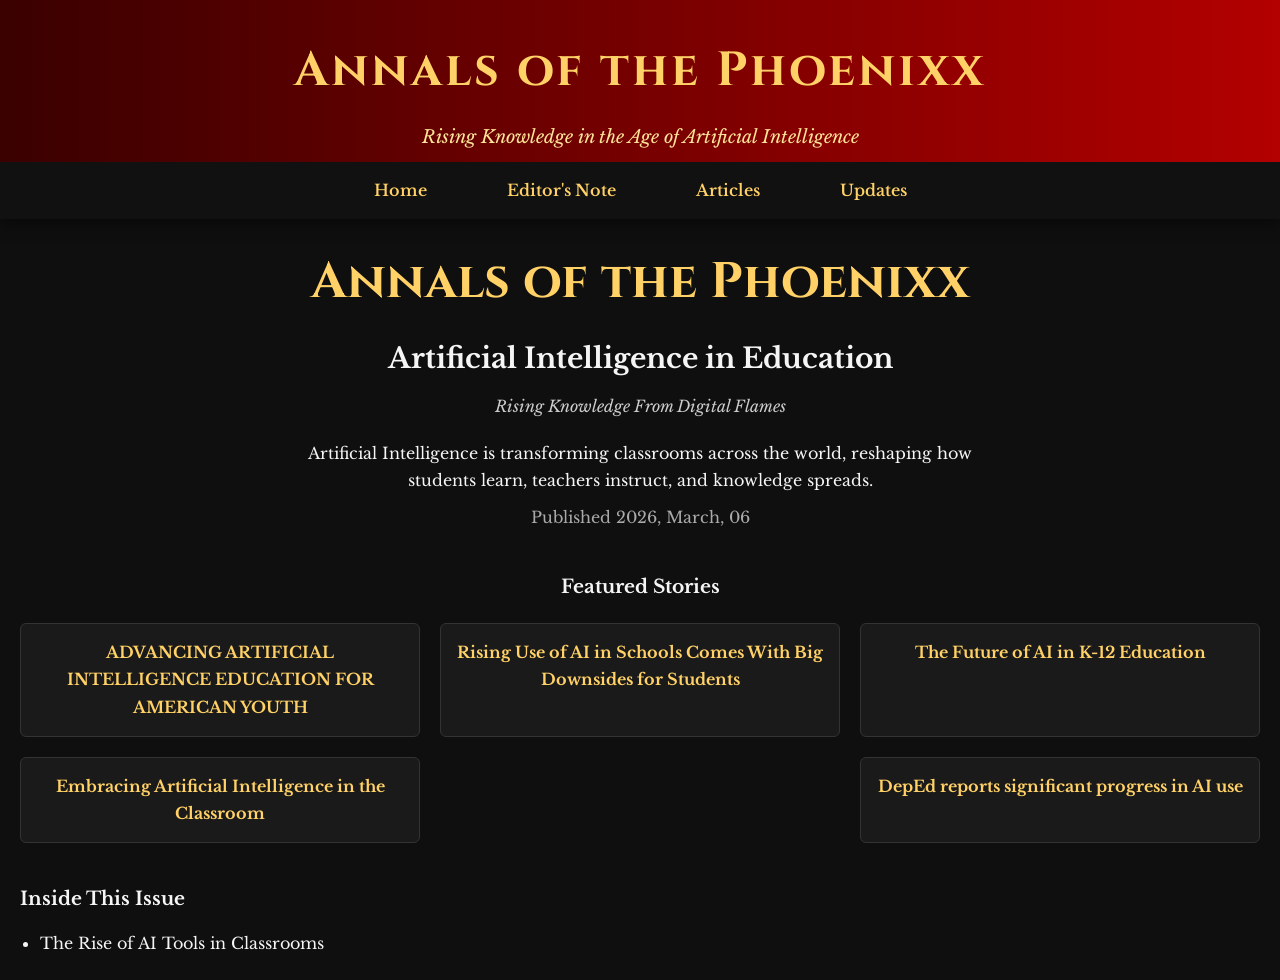
<file: index.html>
<html>
<head>
<title>Annals of the Phoenixx</title>
<link rel="stylesheet" href="style.css">
</head>

<body>

<header class="site-header">

<div class="header-content">
<h1 class="magazine-title">Annals of the Phoenixx</h1>
<p class="magazine-tagline">Rising Knowledge in the Age of Artificial Intelligence</p>
</div>

<nav class="main-nav">
<ul>
<li><a href="home.html" target="content">Home</a></li>
<li><a href="note.html" target="content">Editor's Note</a></li>
<li><a href="news.html" target="content">Articles</a></li>
<li><a href="updates.html" target="content">Updates</a></li>
</ul>
</nav>

</header>

<main class="main-content">
<iframe src="home.html" name="content" class="content-frame"></iframe>
</main>

</body>
</html>
</file>
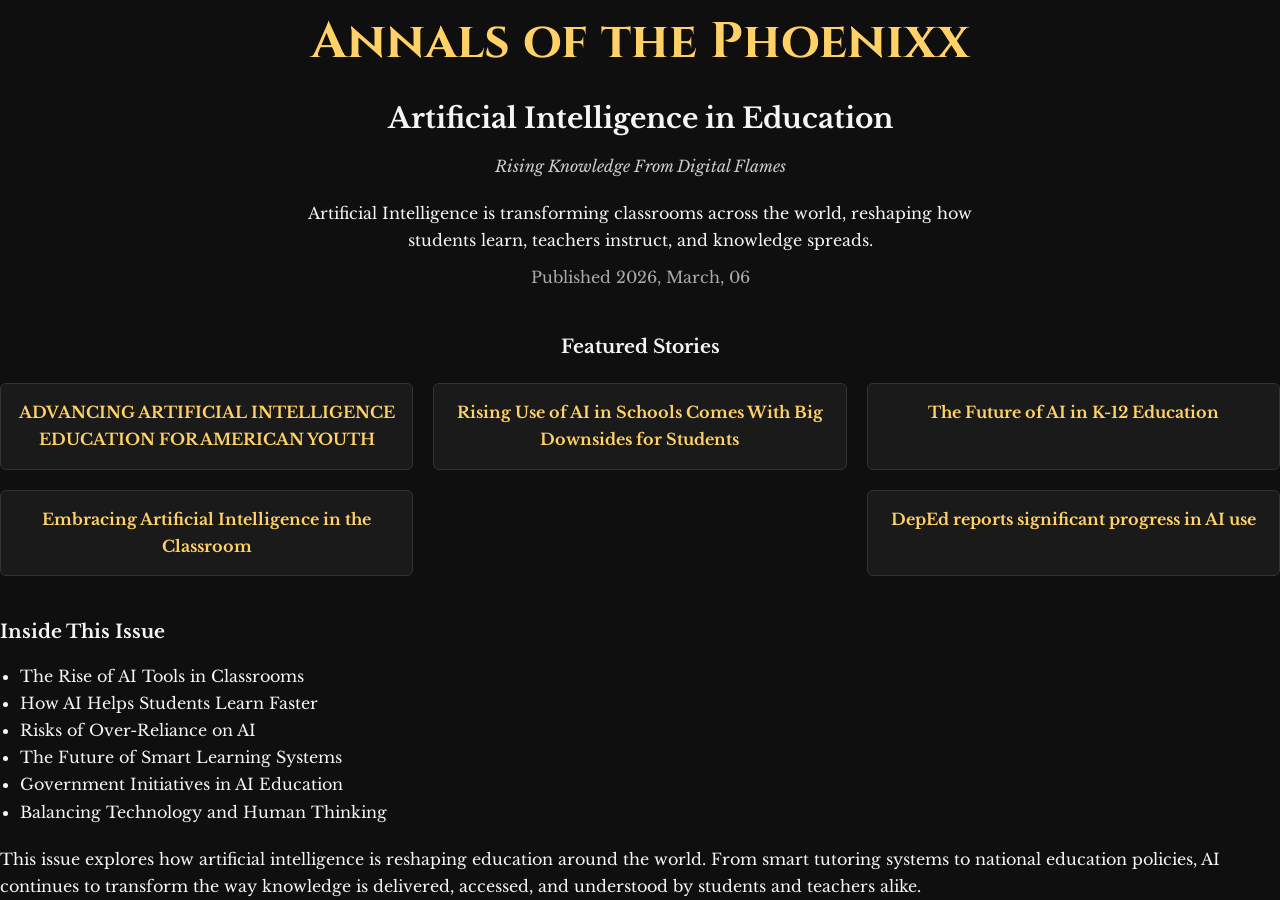
<file: home.html>
<html>
<head>
<link rel="stylesheet" href="style.css">
</head>

<body>

<header class="cover">

<h1>Annals of the Phoenixx</h1>

<h2>Artificial Intelligence in Education</h2>

<p class="tagline">
Rising Knowledge From Digital Flames
</p>

<p class="statement">
Artificial Intelligence is transforming classrooms across the world, reshaping how students learn, teachers instruct, and knowledge spreads.
</p>

<p class="date">
Published 2026, March, 06
</p>

</header>

<section class="coverlines">

<h3>Featured Stories</h3>

<div class="cover-grid">

<a href="https://www.whitehouse.gov/presidential-actions/2025/04/advancing-artificial-intelligence-education-for-american-youth/">
ADVANCING ARTIFICIAL INTELLIGENCE EDUCATION FOR AMERICAN YOUTH
</a>

<a href="https://www.edweek.org/technology/rising-use-of-ai-in-schools-comes-with-big-downsides-for-students/2025/10">
Rising Use of AI in Schools Comes With Big Downsides for Students
</a>

<a href="https://today.ucsd.edu/story/the-future-of-ai-in-k-12-education">
The Future of AI in K-12 Education
</a>

<a href="https://www.gse.harvard.edu/ideas/usable-knowledge/23/07/embracing-artificial-intelligence-classroom">
Embracing Artificial Intelligence in the Classroom
</a>

<a href="https://www.pna.gov.ph/index.php/articles/1259375">
DepEd reports significant progress in AI use
</a>

</div>

</section>

<section class="intro">

<h3>Inside This Issue</h3>

<ul>
<li>The Rise of AI Tools in Classrooms</li>
<li>How AI Helps Students Learn Faster</li>
<li>Risks of Over-Reliance on AI</li>
<li>The Future of Smart Learning Systems</li>
<li>Government Initiatives in AI Education</li>
<li>Balancing Technology and Human Thinking</li>
</ul>

<p class="intro-text">
This issue explores how artificial intelligence is reshaping education around the world.
From smart tutoring systems to national education policies, AI continues to transform the way knowledge is delivered, accessed, and understood by students and teachers alike.
</p>

</section>

</body>

</html>
</file>
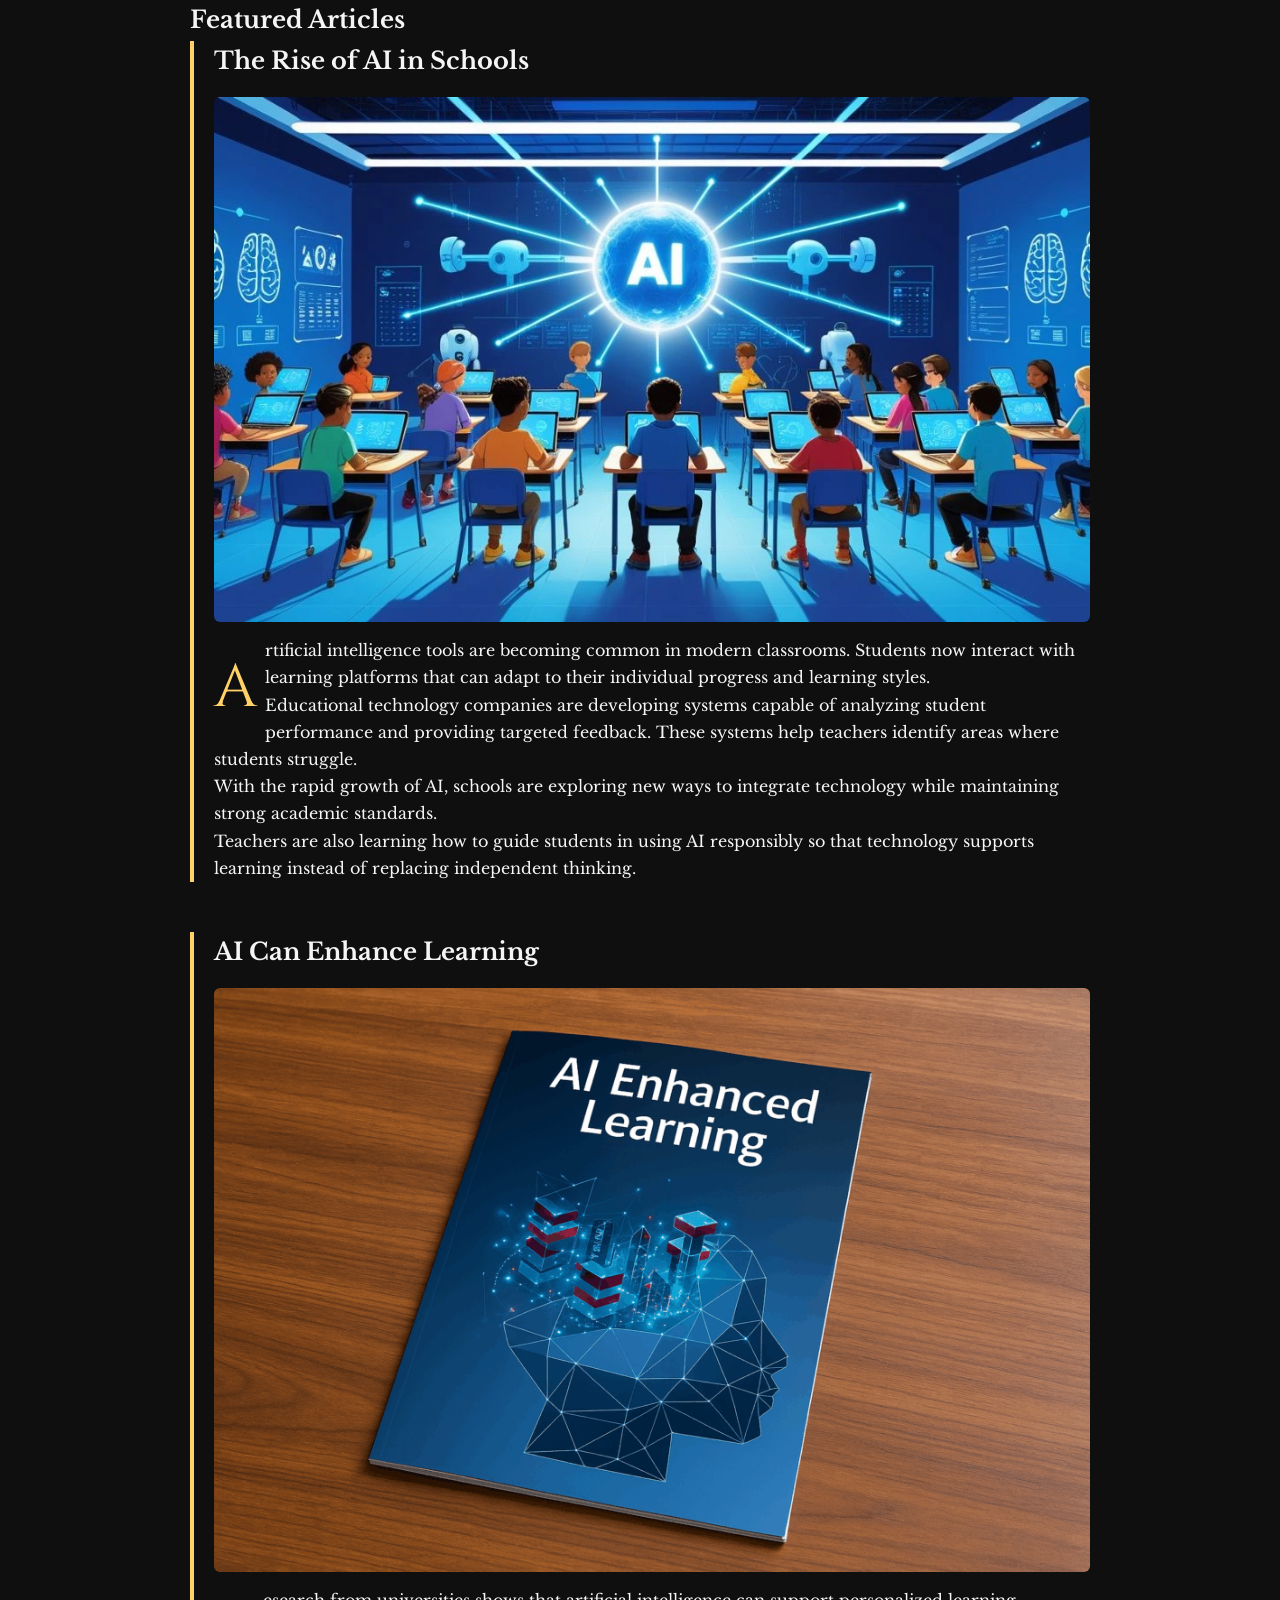
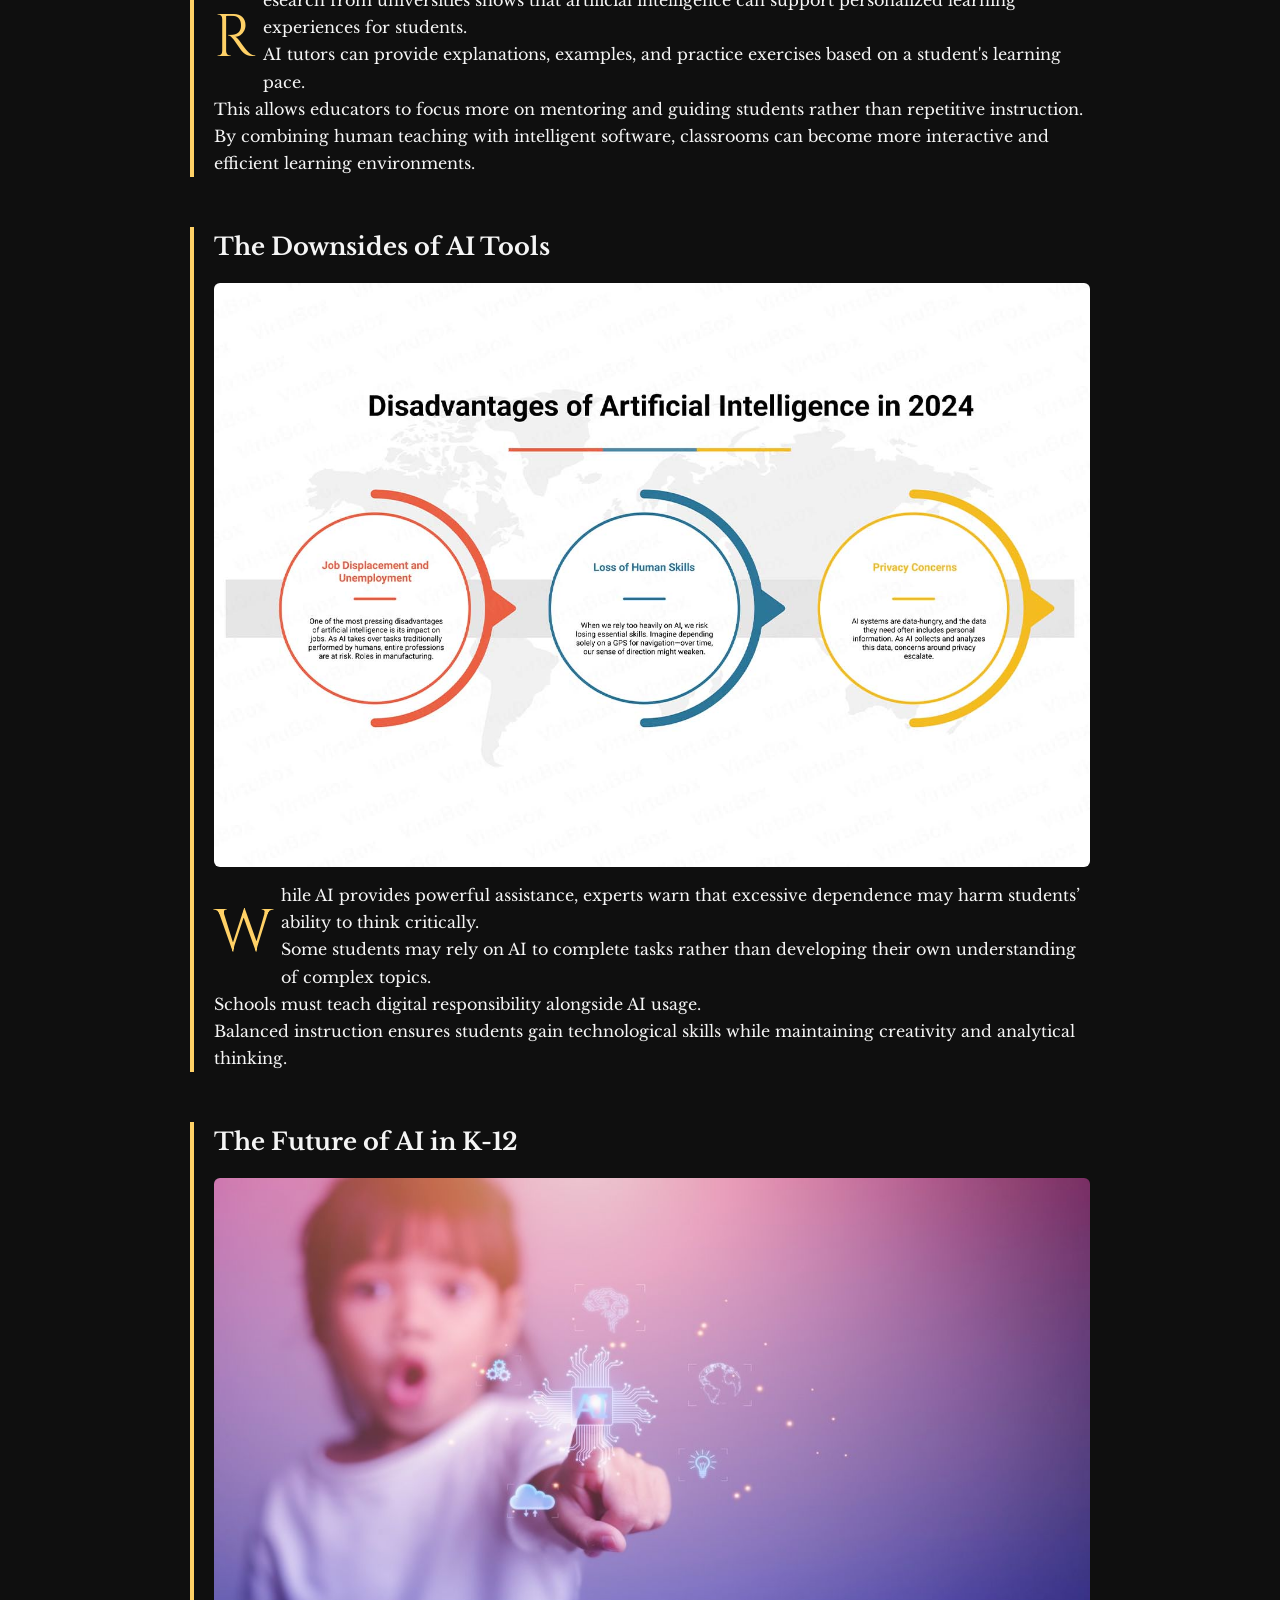
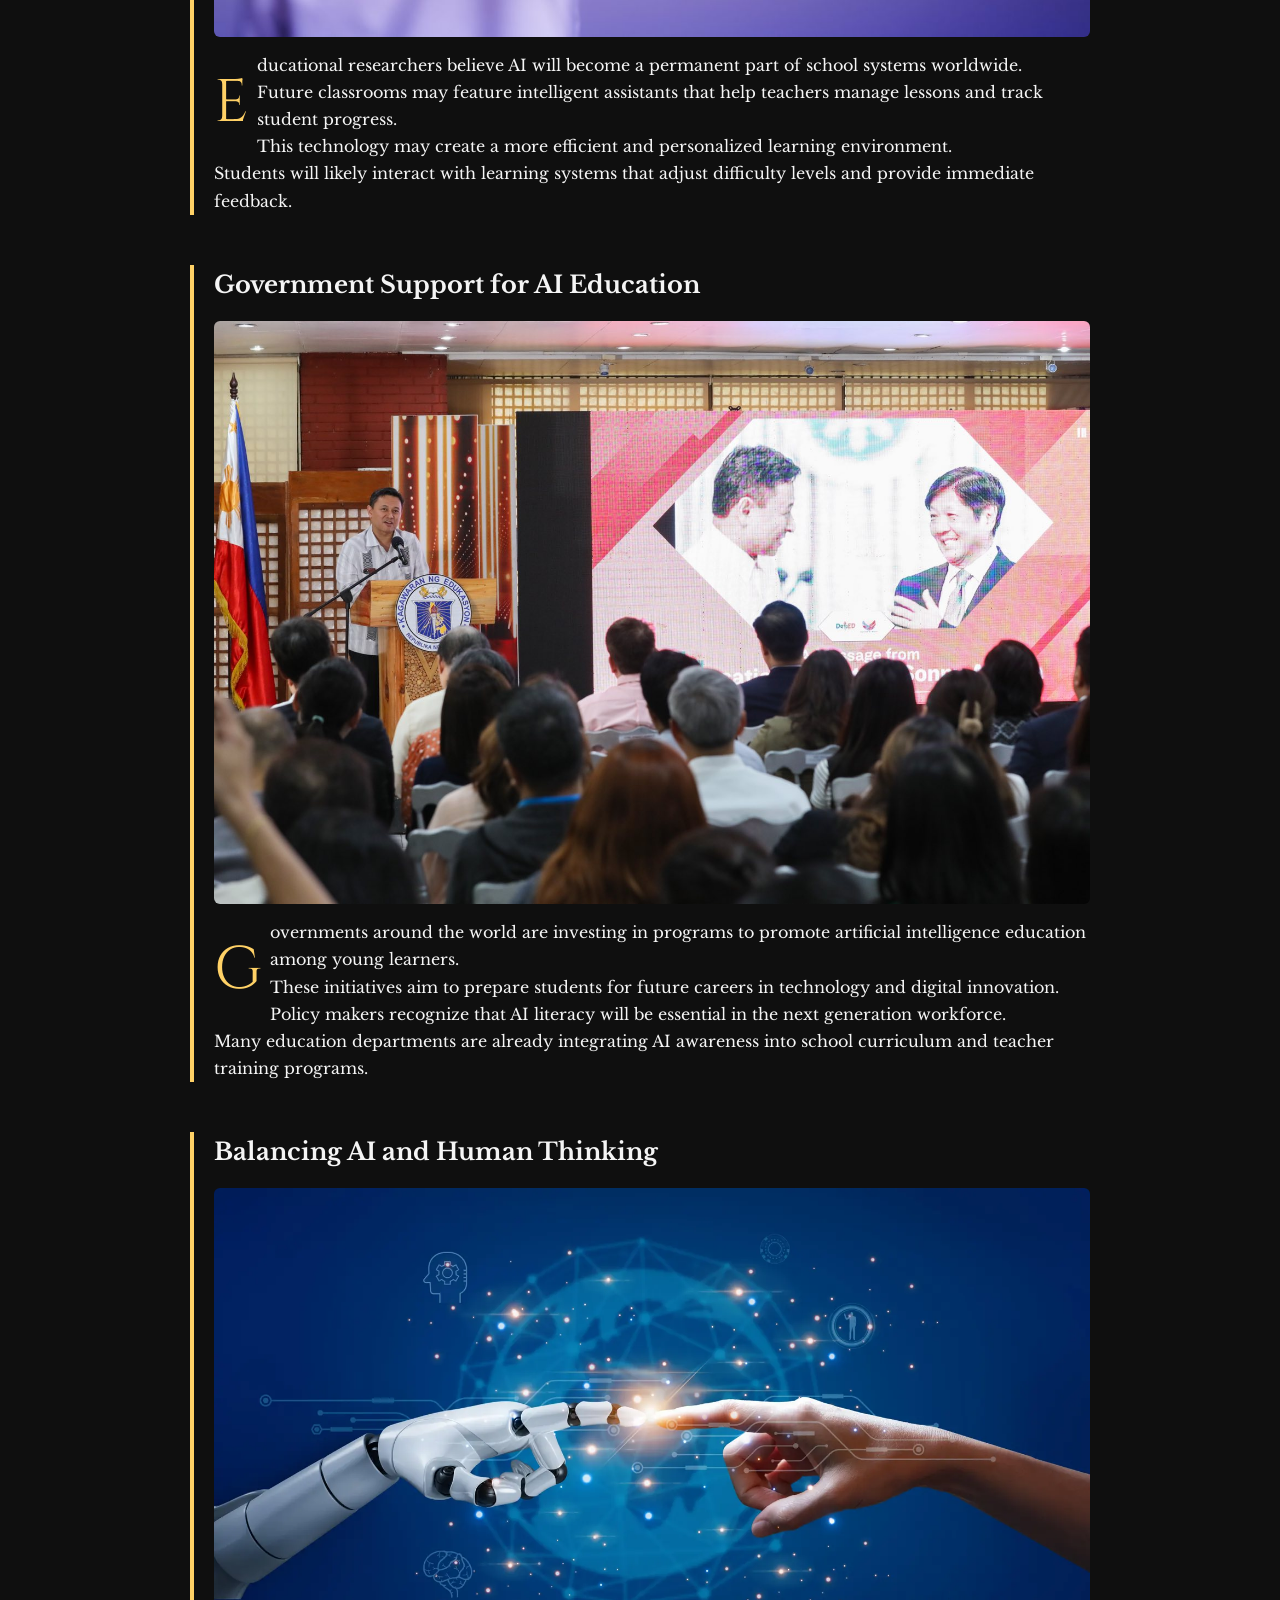
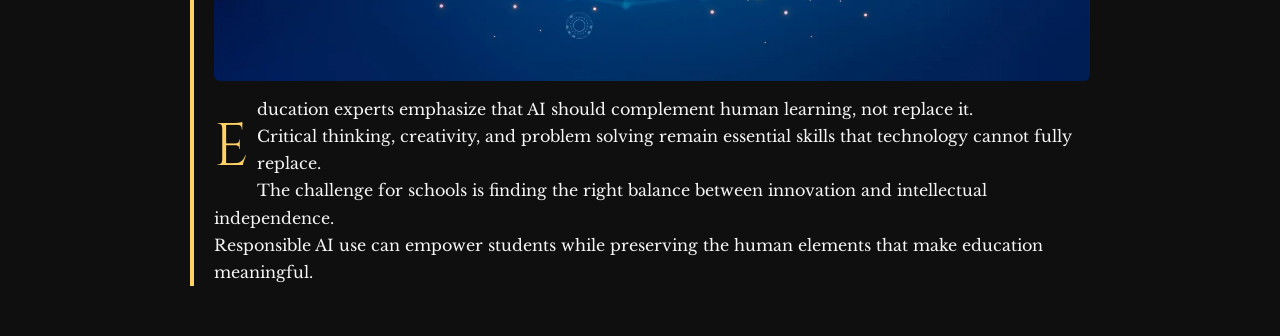
<file: news.html>
<html>
<head>
<link rel="stylesheet" href="style.css">
</head>

<body>

<section class="articles">

<h1>Featured Articles</h1>

<article>

<h2>The Rise of AI in Schools</h2>

<img src="Rise.png">

<p class="drop">
Artificial intelligence tools are becoming common in modern classrooms.
Students now interact with learning platforms that can adapt to their
individual progress and learning styles.
</p>

<p>
Educational technology companies are developing systems capable of
analyzing student performance and providing targeted feedback.
These systems help teachers identify areas where students struggle.
</p>

<p>
With the rapid growth of AI, schools are exploring new ways to
integrate technology while maintaining strong academic standards.
</p>

<p>
Teachers are also learning how to guide students in using AI
responsibly so that technology supports learning instead of replacing
independent thinking.
</p>

</article>

<article>

<h2>AI Can Enhance Learning</h2>

<img src="enhance.png">

<p class="drop">
Research from universities shows that artificial intelligence can
support personalized learning experiences for students.
</p>

<p>
AI tutors can provide explanations, examples, and practice exercises
based on a student's learning pace.
</p>

<p>
This allows educators to focus more on mentoring and guiding students
rather than repetitive instruction.
</p>

<p>
By combining human teaching with intelligent software, classrooms
can become more interactive and efficient learning environments.
</p>

</article>

<article>

<h2>The Downsides of AI Tools</h2>

<img src="disadvantages.png">

<p class="drop">
While AI provides powerful assistance, experts warn that excessive
dependence may harm students’ ability to think critically.
</p>

<p>
Some students may rely on AI to complete tasks rather than developing
their own understanding of complex topics.
</p>

<p>
Schools must teach digital responsibility alongside AI usage.
</p>

<p>
Balanced instruction ensures students gain technological skills
while maintaining creativity and analytical thinking.
</p>

</article>

<article>

<h2>The Future of AI in K-12</h2>

<img src="future.png">

<p class="drop">
Educational researchers believe AI will become a permanent part of
school systems worldwide.
</p>

<p>
Future classrooms may feature intelligent assistants that help
teachers manage lessons and track student progress.
</p>

<p>
This technology may create a more efficient and personalized learning
environment.
</p>

<p>
Students will likely interact with learning systems that adjust
difficulty levels and provide immediate feedback.
</p>

</article>

<article>

<h2>Government Support for AI Education</h2>

<img src="gov.png">

<p class="drop">
Governments around the world are investing in programs to promote
artificial intelligence education among young learners.
</p>

<p>
These initiatives aim to prepare students for future careers in
technology and digital innovation.
</p>

<p>
Policy makers recognize that AI literacy will be essential in the
next generation workforce.
</p>

<p>
Many education departments are already integrating AI awareness
into school curriculum and teacher training programs.
</p>

</article>

<article>

<h2>Balancing AI and Human Thinking</h2>

<img src="balance.png">

<p class="drop">
Education experts emphasize that AI should complement human learning,
not replace it.
</p>

<p>
Critical thinking, creativity, and problem solving remain essential
skills that technology cannot fully replace.
</p>

<p>
The challenge for schools is finding the right balance between
innovation and intellectual independence.
</p>

<p>
Responsible AI use can empower students while preserving the human
elements that make education meaningful.
</p>

</article>

</section>

</body>


</html>
</file>
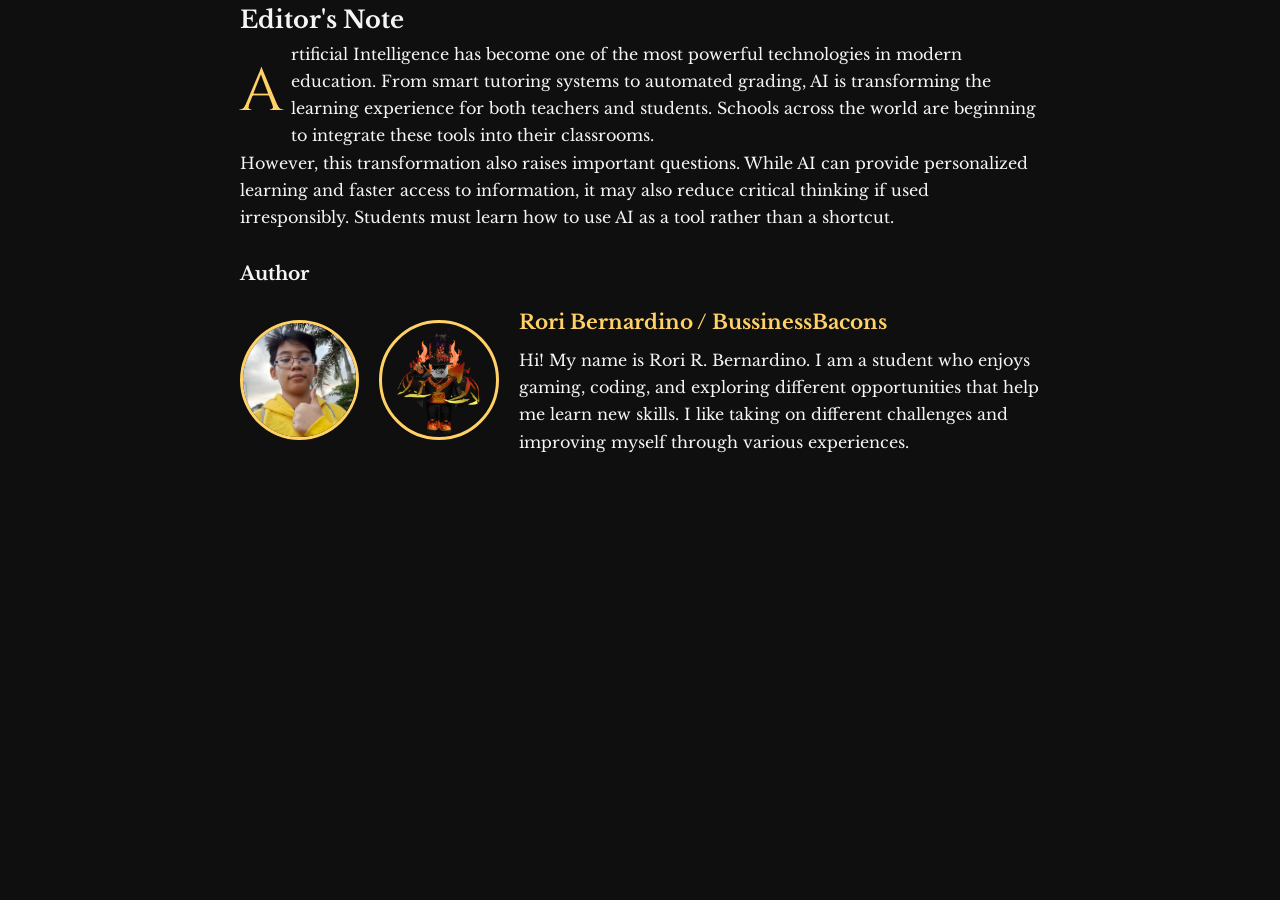
<file: note.html>
<html>
<head>
<link rel="stylesheet" href="style.css">
</head>

<body>

<section class="editor">

<h2>Editor's Note</h2>

<p class="drop">
Artificial Intelligence has become one of the most powerful technologies in modern education.
From smart tutoring systems to automated grading, AI is transforming the learning experience for both teachers and students.
Schools across the world are beginning to integrate these tools into their classrooms.
</p>
  
<p>
However, this transformation also raises important questions.
While AI can provide personalized learning and faster access to information, it may also reduce critical thinking if used irresponsibly. 
Students must learn how to use AI as a tool rather than a shortcut.
</p>
<br>
<h3>Author</h3>

<div class="profile">

<img src="rori.jpg">
<img src="bussinessbacons.jpg">
  
<div>

<h4>Rori Bernardino / BussinessBacons</h4>

<p>
Hi! My name is Rori R. Bernardino. I am a student who enjoys gaming, coding, and exploring different opportunities that help me learn new skills.
I like taking on different challenges and improving myself through various experiences.
</p>

</div>

</div>

</section>

</body>
</html>
</file>
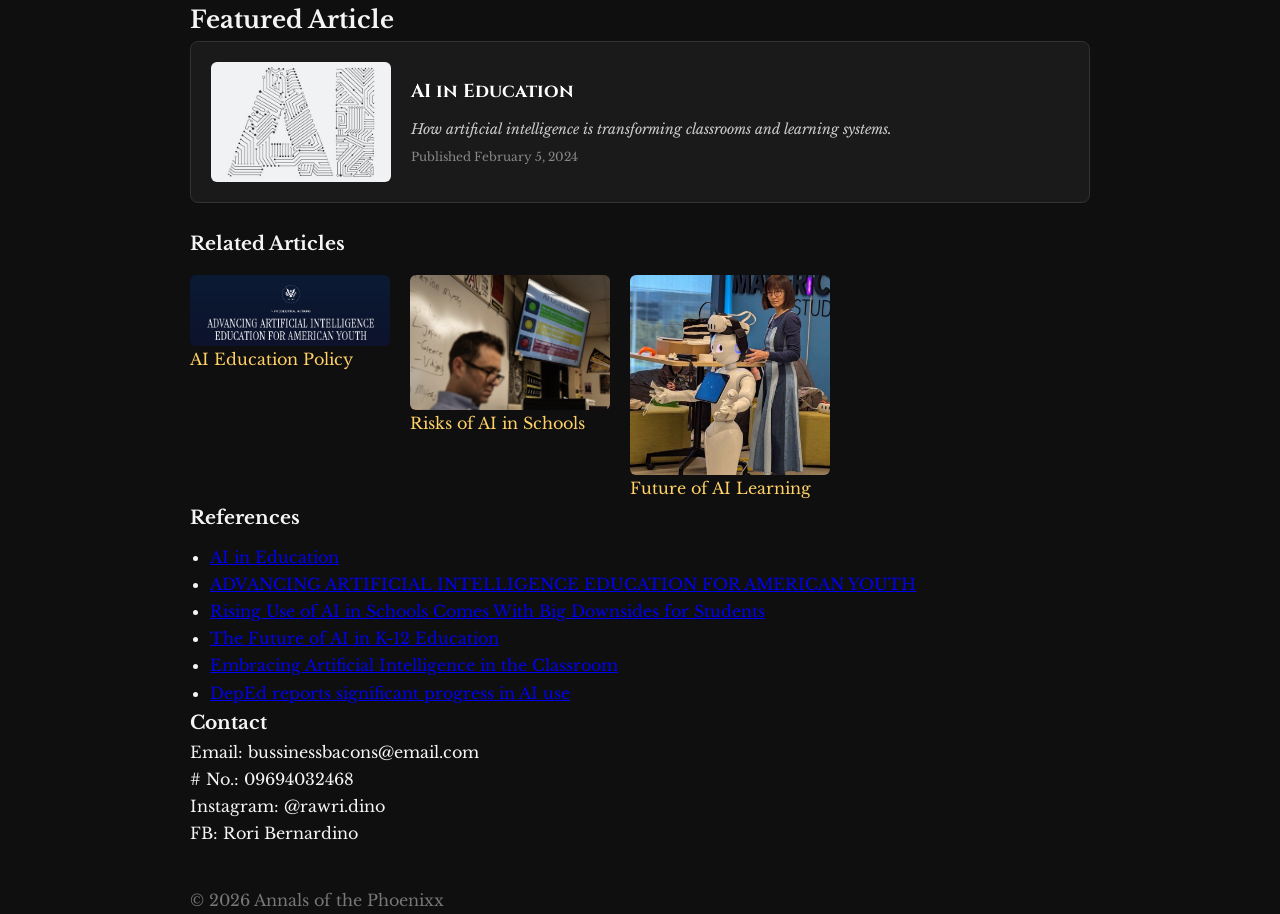
<file: updates.html>
<html>
<head>
<link rel="stylesheet" href="style.css">
</head>

<body>

<section class="updates">

<h2>Featured Article</h2>

<a class="article-card" href="https://www.eschoolnews.com/digital-learning/2024/02/05/ai-in-education/">

<img src="ai.png">

<div class="card-text">

<h3>AI in Education</h3>

<p class="tagline">
How artificial intelligence is transforming classrooms and learning systems.
</p>

<p class="date">
Published February 5, 2024
</p>

</div>

</a>

<h3>Related Articles</h3>

<div class="links">

<a href="https://www.whitehouse.gov/presidential-actions/2025/04/advancing-artificial-intelligence-education-for-american-youth/">
<img src="policy.png">
AI Education Policy
</a>

<a href="https://www.edweek.org/technology/rising-use-of-ai-in-schools-comes-with-big-downsides-for-students/2025/10">
<img src="downside.png">
Risks of AI in Schools
</a>

<a href="https://today.ucsd.edu/story/the-future-of-ai-in-k-12-education">
<img src="future2.png">
Future of AI Learning
</a>

</div>

<h3>References</h3>

<ul class="refs">

<li><a href="https://www.eschoolnews.com/digital-learning/2024/02/05/ai-in-education/">
AI in Education</a></li>
<li><a href="https://www.whitehouse.gov/presidential-actions/2025/04/advancing-artificial-intelligence-education-for-american-youth/">
ADVANCING ARTIFICIAL INTELLIGENCE EDUCATION FOR AMERICAN YOUTH</a></li>
<li><a href="https://www.edweek.org/technology/rising-use-of-ai-in-schools-comes-with-big-downsides-for-students/2025/10">
Rising Use of AI in Schools Comes With Big Downsides for Students	</a></li>
<li><a href="https://today.ucsd.edu/story/the-future-of-ai-in-k-12-education">
The Future of AI in K-12 Education</a></li>
<li><a href="https://www.gse.harvard.edu/ideas/usable-knowledge/23/07/embracing-artificial-intelligence-classroom">
Embracing Artificial Intelligence in the Classroom</a></li>
<li><a href="https://www.pna.gov.ph/index.php/articles/1259375">
DepEd reports significant progress in AI use</a></li>
  
</ul>

<h3>Contact</h3>

<p>Email: bussinessbacons@email.com</p>
<p># No.: 09694032468</p>
<p>Instagram: @rawri.dino</p>
<p>FB: Rori Bernardino</p>

<footer>
© 2026 Annals of the Phoenixx
</footer>

</section>

</body>

</html>
</file>
<file: style.css>
@import url('https://fonts.googleapis.com/css2?family=Cinzel:wght@500;700&family=Libre+Baskerville&display=swap');

*{
margin:0;
padding:0;
box-sizing:border-box;
}

body{
font-family:'Libre Baskerville',Georgia;
background:#0f0f0f;
color:#f5f5f5;
line-height:1.7;
}

.site-header{
position:fixed;
top:0;
left:0;
width:100%;
background:linear-gradient(90deg,#3a0000,#b30000);
color:#ffd166;
z-index:1000;
box-shadow:0 4px 15px rgba(0,0,0,0.5);
}

.header-content{
text-align:center;
padding:30px 20px 10px 20px;
}

.magazine-title{
font-family:'Cinzel';
font-size:48px;
letter-spacing:3px;
margin-bottom:10px;
}

.magazine-tagline{
font-style:italic;
font-size:18px;
color:#ffe599;
}

.main-nav{
background:#111;
}

.main-nav ul{
display:flex;
justify-content:center;
list-style:none;
padding:15px 0;
}

.main-nav li{
margin:0 25px;
}

.main-nav a{
color:#ffd166;
text-decoration:none;
font-weight:600;
padding:8px 15px;
border-radius:5px;
transition:0.3s;
position:relative;
}

.main-nav a::after{
content:'';
position:absolute;
width:0;
height:2px;
bottom:-4px;
left:0;
background:#ffd166;
transition:width 0.3s;
}

.main-nav a:hover::after{
width:100%;
}

.main-nav a:hover{
background:#ffd166;
color:#000;
}

.main-content{
margin-top:220px;
padding:20px;
}

.content-frame{
width:100%;
height:calc(100vh - 180px);
border:none;
}

.cover{
text-align:center;
margin-bottom:40px;
}

.cover h1{
font-family:'Cinzel';
font-size:50px;
color:#ffd166;
}

.cover h2{
font-size:28px;
margin-top:10px;
}

.tagline{
font-style:italic;
color:#ccc;
margin-top:10px;
}

.statement{
margin-top:20px;
max-width:700px;
margin-left:auto;
margin-right:auto;
}

.date{
margin-top:10px;
color:#aaa;
}

.coverlines{
margin-top:40px;
text-align:center;
}

.cover-grid{
display:grid;
grid-template-columns:repeat(3,1fr);
gap:20px;
margin-top:20px;
}

.cover-grid a{
background:#1a1a1a;
padding:15px;
border-radius:6px;
text-decoration:none;
color:#ffd166;
font-weight:bold;
border:1px solid #333;
transition:0.3s;
}

.cover-grid a:hover{
background:#ffd166;
color:#000;
}

.cover-grid a:nth-child(4){
grid-column:1/span 1;
}

.cover-grid a:nth-child(5){
grid-column:3/span 1;
}

.intro{
margin-top:40px;
}

.intro ul{
margin-top:15px;
margin-left:20px;
}

.intro-text{
margin-top:20px;
}

.editor{
max-width:800px;
margin:auto;
}

.profile{
display:flex;
gap:20px;
margin-top:20px;
align-items:center;
}

.profile img{
border-radius:50%;
}

.profile{
display:flex;
align-items:center;
gap:20px;
margin-top:15px;
}

.profile img{
width:120px;
height:120px;
object-fit:cover;
border-radius:50%;
border:3px solid #ffd166;
}

.profile h4{
font-size:20px;
margin-bottom:8px;
color:#ffd166;
}

.articles{
max-width:900px;
margin:auto;
}

article{
margin-bottom:50px;
border-left:4px solid #ffd166;
padding-left:20px;
}

article img{
width:100%;
margin:15px 0;
border-radius:6px;
}

.drop::first-letter{
font-size:60px;
float:left;
margin-right:8px;
font-family:'Cinzel';
color:#ffd166;
}

.updates{
max-width:900px;
margin:auto;
}

.article-card{
display:flex;
gap:20px;
align-items:center;
background:#1a1a1a;
padding:20px;
border-radius:8px;
text-decoration:none;
color:white;
margin-bottom:25px;
border:1px solid #333;
transition:0.3s;
}

.article-card img{
width:180px;
height:120px;
object-fit:cover;
border-radius:6px;
}

.article-card:hover{
transform:scale(1.02);
border-color:#ffd166;
}

.card-text h3{
font-family:'Cinzel';
}

.card-text .tagline{
font-size:14px;
color:#ccc;
}

.card-text .date{
font-size:12px;
color:#888;
margin-top:5px;
}

.links{
display:flex;
gap:20px;
margin-top:15px;
}

.links a{
text-decoration:none;
color:#ffd166;
width:200px;
}

.links img{
width:100%;
border-radius:6px;
}

.refs{
margin-top:10px;
margin-left:20px;
}

footer{
margin-top:40px;
color:#777;

}
</file>
